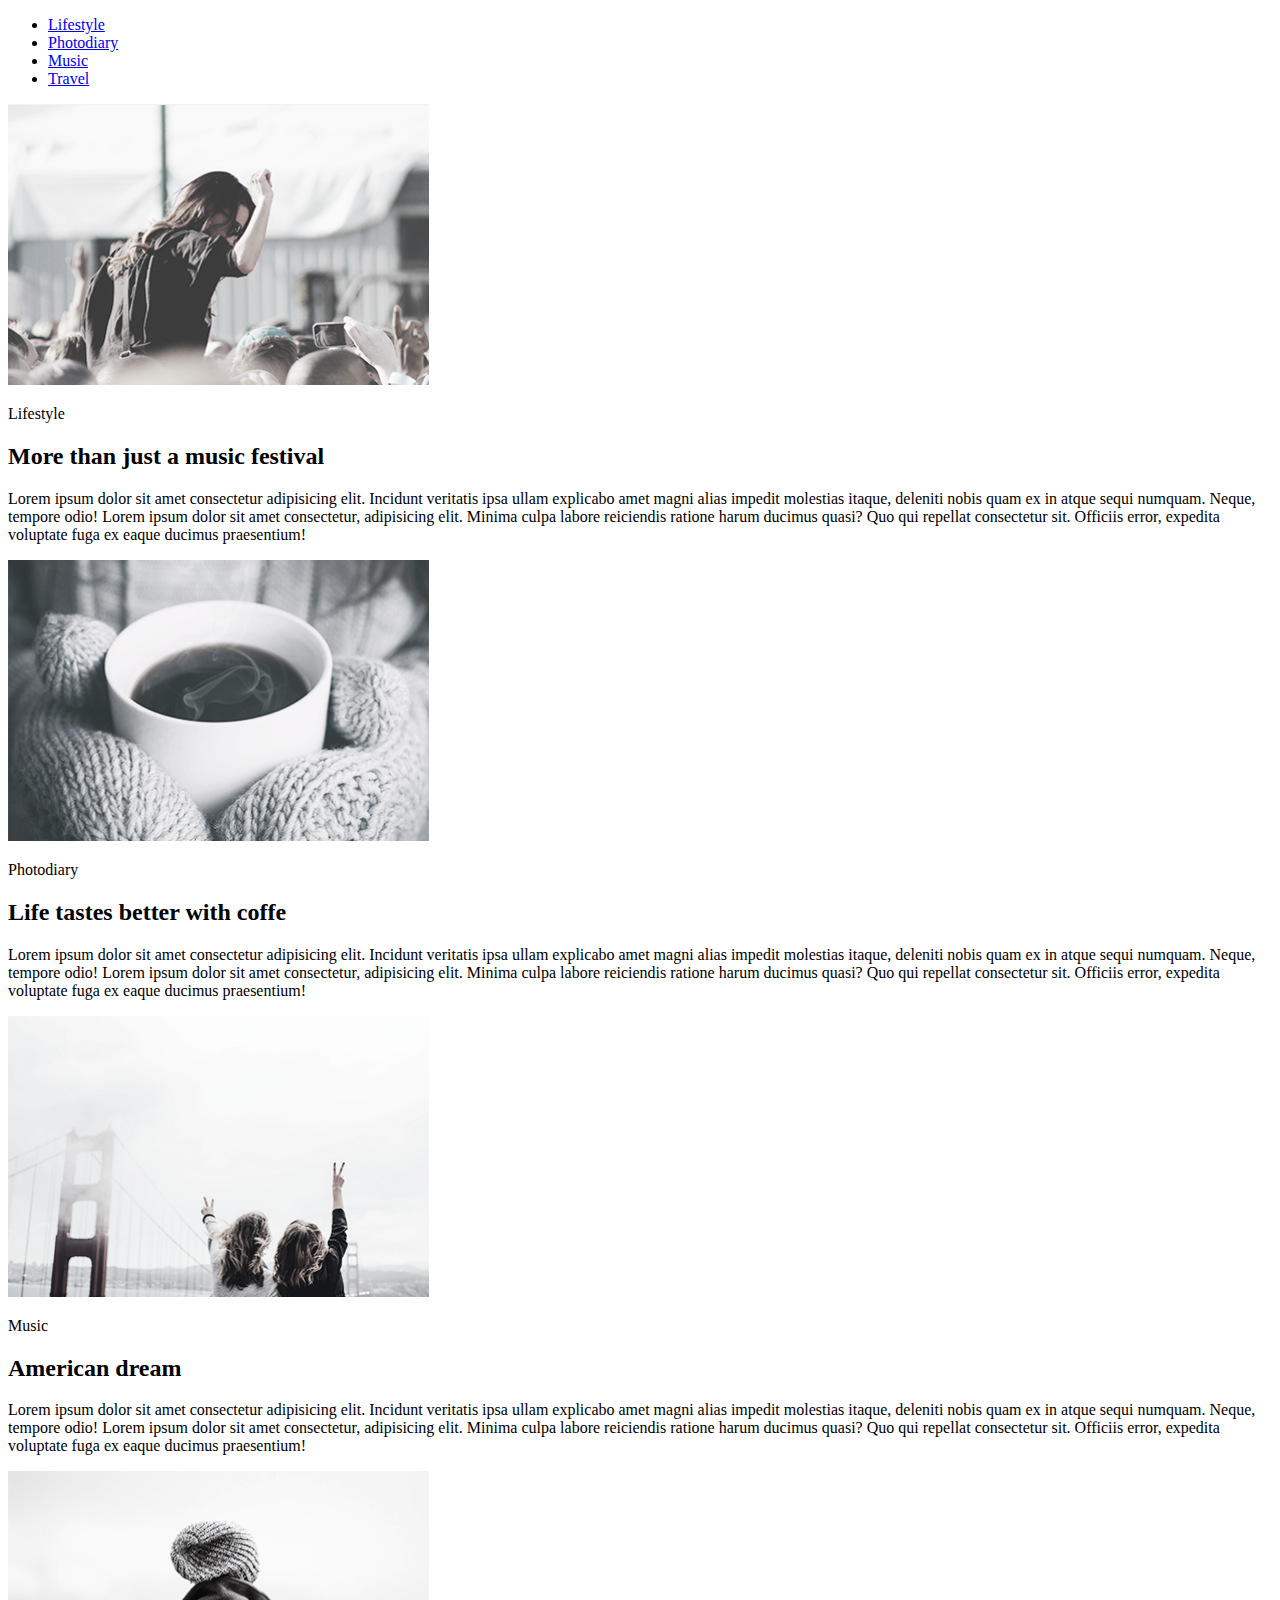
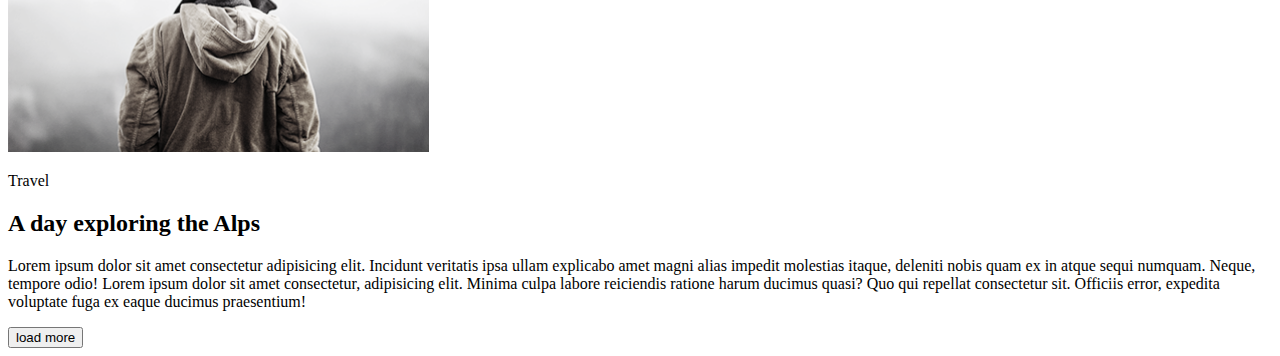
<file: html-css/module01-02.html/index.html>
<!DOCTYPE html>
<html lang="en">
<head>
    <meta charset="UTF-8">
    <meta name="viewport" content="width=device-width, initial-scale=1.0">
    <meta http-equiv="X-UA-Compatible" content="ie=edge">
    <title>Lifesstyle</title>
</head>
 <body>
    <header>
           <nav>
               <ul>
                   <li><a href="#Lifestyle">Lifestyle</a></li>
                   <li><a href="#Photodiary">Photodiary</a></li>
                   <li><a href="#music">Music</a></li>
                   <li><a href="#travel">Travel</a></li>
               </ul>
           </nav>
    </header>
  <main>
      <section>
            <article class="lifestyle">
                  <img src="images/Lifestyle.png" alt="Lifestyle" width="421" height="281">
                  <p>Lifestyle</p>
                  <h2>More than just a music festival</h2>
                  <p>Lorem ipsum dolor sit amet consectetur adipisicing elit. Incidunt veritatis ipsa ullam explicabo amet magni alias impedit molestias itaque, deleniti nobis quam ex in atque sequi numquam. Neque, tempore odio! Lorem ipsum dolor sit amet consectetur, adipisicing elit. Minima culpa labore reiciendis ratione harum ducimus quasi? Quo qui repellat consectetur sit. Officiis error, expedita voluptate fuga ex eaque ducimus praesentium!</p>
            </article>
                  <article class="photodiary">
                  <img src="images/Photodiary.png  " alt="Photodiary" width="421" height="281">
                  <p>Photodiary</p>
                  <h2>Life tastes better with coffe</h2>
                  <p>Lorem ipsum dolor sit amet consectetur adipisicing elit. Incidunt veritatis ipsa ullam explicabo amet magni alias impedit molestias itaque, deleniti nobis quam ex in atque sequi numquam. Neque, tempore odio! Lorem ipsum dolor sit amet consectetur, adipisicing elit. Minima culpa labore reiciendis ratione harum ducimus quasi? Quo qui repellat consectetur sit. Officiis error, expedita voluptate fuga ex eaque ducimus praesentium!</p>
            </article>
            <article class="music">
                  <img src="images/Music.png" alt="Music" width="421" height="281">
                  <p>Music</p>
                  <h2>American dream</h2>
                  <p>Lorem ipsum dolor sit amet consectetur adipisicing elit. Incidunt veritatis ipsa ullam explicabo amet magni alias impedit molestias itaque, deleniti nobis quam ex in atque sequi numquam. Neque, tempore odio! Lorem ipsum dolor sit amet consectetur, adipisicing elit. Minima culpa labore reiciendis ratione harum ducimus quasi? Quo qui repellat consectetur sit. Officiis error, expedita voluptate fuga ex eaque ducimus praesentium!</p>
            </article>
            <article class="travel">
                  <img src="images/Travel.png" alt="Travel" width="421" height="281">
                  <p>Travel</p>
                  <h2>A day exploring the Alps</h2>
                  <p>Lorem ipsum dolor sit amet consectetur adipisicing elit. Incidunt veritatis ipsa ullam explicabo amet magni alias impedit molestias itaque, deleniti nobis quam ex in atque sequi numquam. Neque, tempore odio! Lorem ipsum dolor sit amet consectetur, adipisicing elit. Minima culpa labore reiciendis ratione harum ducimus quasi? Quo qui repellat consectetur sit. Officiis error, expedita voluptate fuga ex eaque ducimus praesentium!</p>
            </article>
            <button>load more</button> 
      </section>
    </main>
 </body>
</html>
</file>
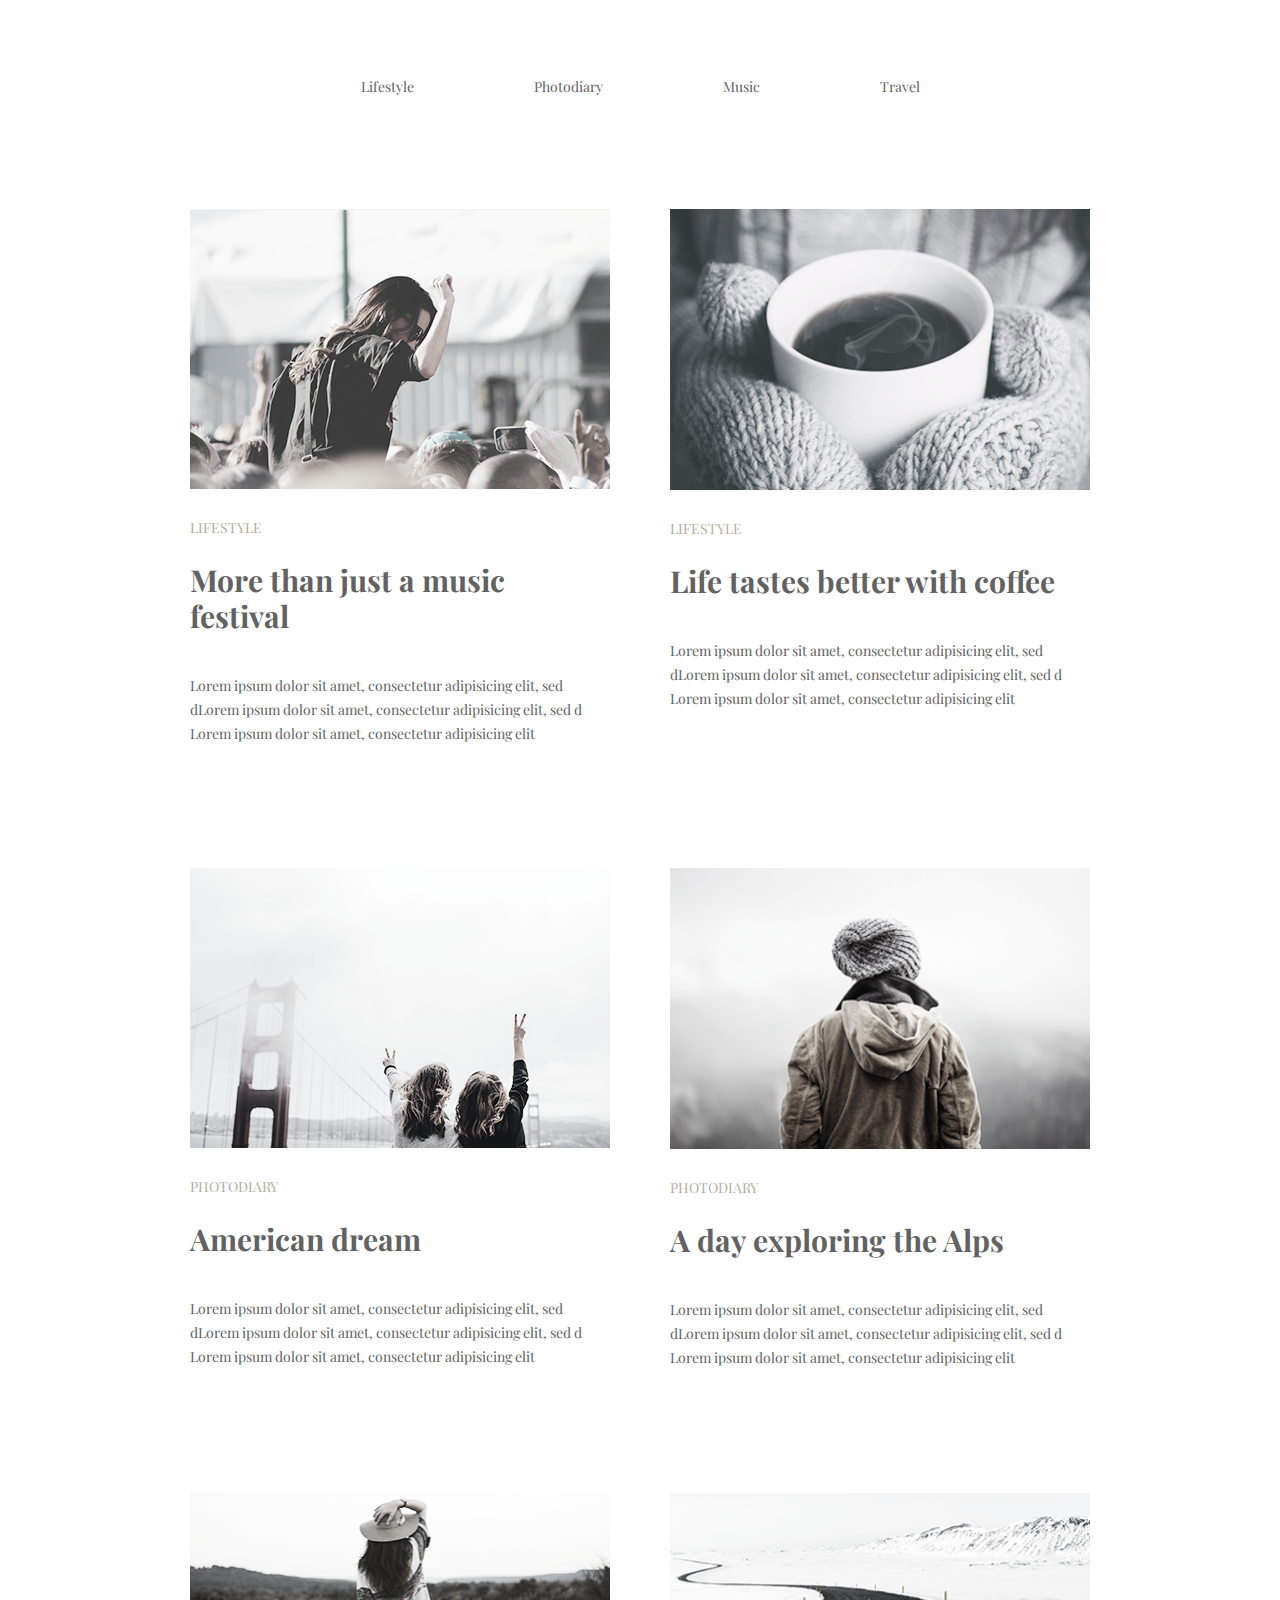
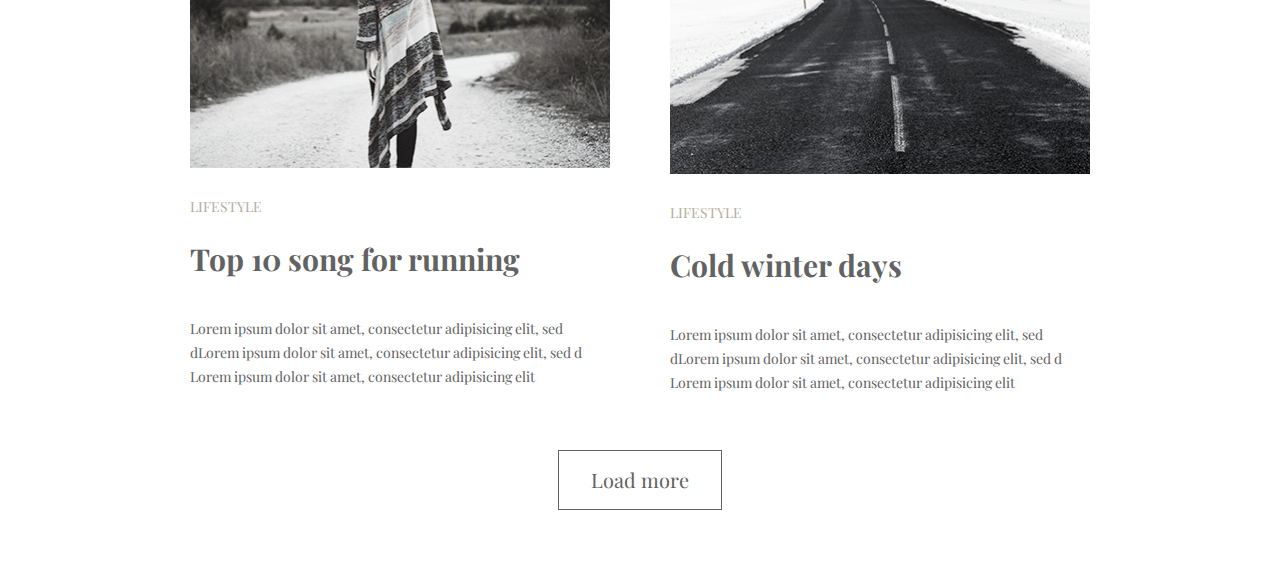
<file: html-css/module03/index.html>
<!DOCTYPE html>
<html lang="en">
<head>
    <meta charset="UTF-8">
    <meta name="viewport" content="width=device-width, initial-scale=1.0">
    <meta http-equiv="X-UA-Compatible" content="ie=edge">
    <link rel="stylesheet" href="css/normalize.css">
    <link href="https://fonts.googleapis.com/css?family=Playfair+Display:400,400i,500,500i,700,700i&display=swap" rel="stylesheet">
    <link rel="stylesheet" href="css/styles.css">
    <title>Homework-03</title>
</head>
<body>
    <h1 class="visually-hidden">Interisting page</h1>
    <header class="header container">
        <nav>
            <ul class="site-navigation">
                <li><a class="menu-link" href="#">Lifestyle</a></li>
                <li><a class="menu-link" href="#">Photodiary</a></li>
                <li><a class="menu-link" href="#">Music</a></li>
                <li><a class="menu-link" href="#">Travel</a></li>
            </ul>
        </nav>
    </header>
    <main class="container">
        <!-- Section articles list -->
            <section class="section">
                <ul class="articles-list">
                    <li class="list-item">
                        <img class="list-images" src="./images/Lifestyle.png" alt="Music festival" width="420" height="280">
                        <p class="rubric-name">LIFESTYLE</p>
                        <h2 class="articles-title">More than just a music festival</h2>
                        <p class="article-text">Lorem ipsum dolor sit amet, consectetur adipisicing elit, sed dLorem ipsum dolor sit amet, consectetur adipisicing elit, sed d Lorem ipsum dolor sit amet, consectetur adipisicing elit</p>
                    </li>
                    <li class="list-item">
                        <img class="list-images" src="./images/Lifestyle2.png" alt="Cup of hot coffee in hands" width="420" height="280">
                        <p class="rubric-name">LIFESTYLE</p>
                        <h2 class="articles-title">Life tastes better with coffee</h2>
                        <p class="article-text">Lorem ipsum dolor sit amet, consectetur adipisicing elit, sed dLorem ipsum dolor sit amet, consectetur adipisicing elit, sed d Lorem ipsum dolor sit amet, consectetur adipisicing elit</p>
                    </li>
                    <li class="list-item">
                        <img class="list-images" src="./images/Photodiary.png" alt="Two girls saw on the bridge" width="420" height="280">
                        <p class="rubric-name">PHOTODIARY</p>
                        <h2 class="articles-title">American dream</h2>
                        <p class="article-text">Lorem ipsum dolor sit amet, consectetur adipisicing elit, sed dLorem ipsum dolor sit amet, consectetur adipisicing elit, sed d Lorem ipsum dolor sit amet, consectetur adipisicing elit</p>
                    </li>
                    <li class="list-item">
                        <img class="list-images" src="./images/Photodiary2.png" alt="Man in a clouds" width="420" height="280">
                        <p class="rubric-name">PHOTODIARY</p>
                        <h2 class="articles-title">A day exploring the Alps</h2>
                        <p class="article-text">Lorem ipsum dolor sit amet, consectetur adipisicing elit, sed dLorem ipsum dolor sit amet, consectetur adipisicing elit, sed d Lorem ipsum dolor sit amet, consectetur adipisicing elit</p>
                    </li>
                    <li class="list-item">
                        <img class="list-images" src="./images/Travel.png" alt="Music festival" width="420" height="280">
                        <p class="rubric-name">LIFESTYLE</p>
                        <h2 class="articles-title">Top 10 song for running</h2>
                        <p class="article-text">Lorem ipsum dolor sit amet, consectetur adipisicing elit, sed dLorem ipsum dolor sit amet, consectetur adipisicing elit, sed d Lorem ipsum dolor sit amet, consectetur adipisicing elit</p>
                    </li>
                    <li class="list-item">
                        <img class="list-images" src="./images/Travel2.png" alt="Music festival" width="420" height="280">
                        <p class="rubric-name">LIFESTYLE</p>
                        <h2 class="articles-title">Cold winter days</h2>
                        <p class="article-text">Lorem ipsum dolor sit amet, consectetur adipisicing elit, sed dLorem ipsum dolor sit amet, consectetur adipisicing elit, sed d Lorem ipsum dolor sit amet, consectetur adipisicing elit</p>
                    </li> 
                </ul>
                <button class="button-load-more">Load more</button>
             </section>
    </main>
</body>
</html>
</file>
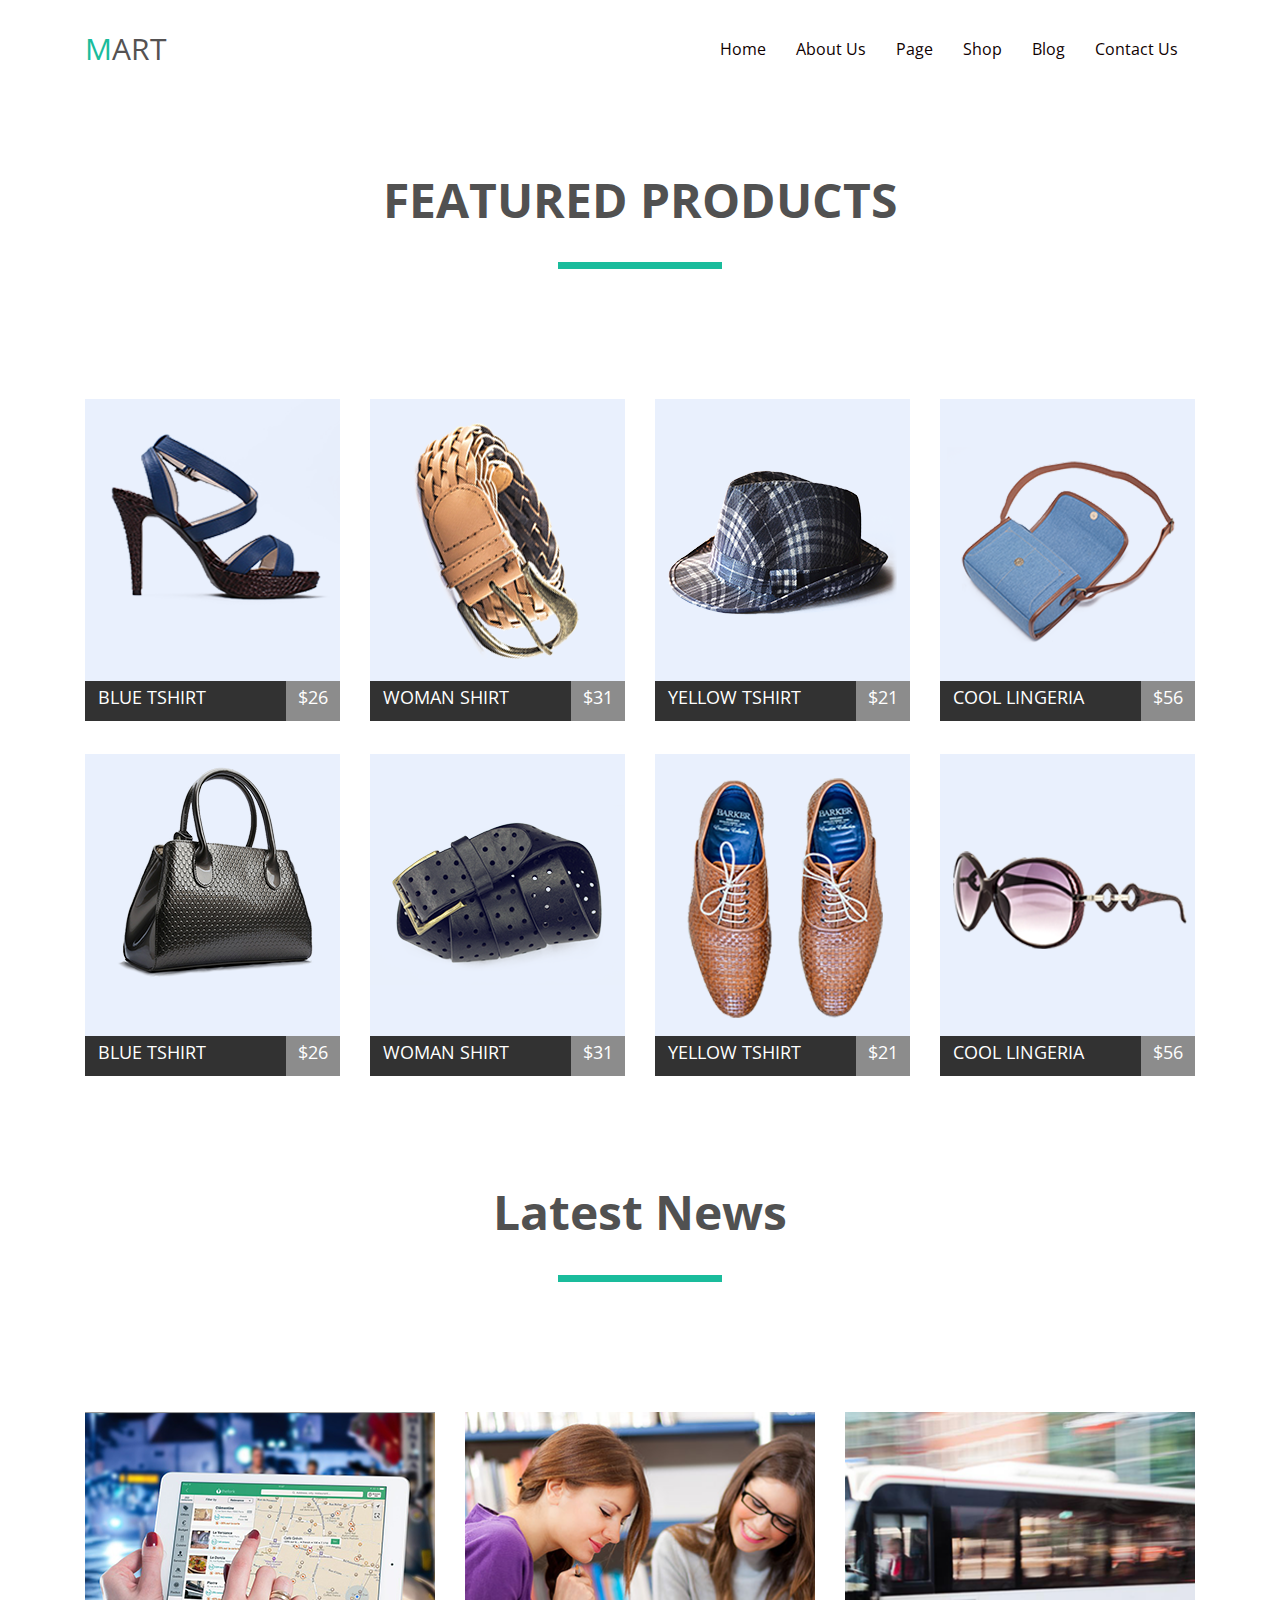
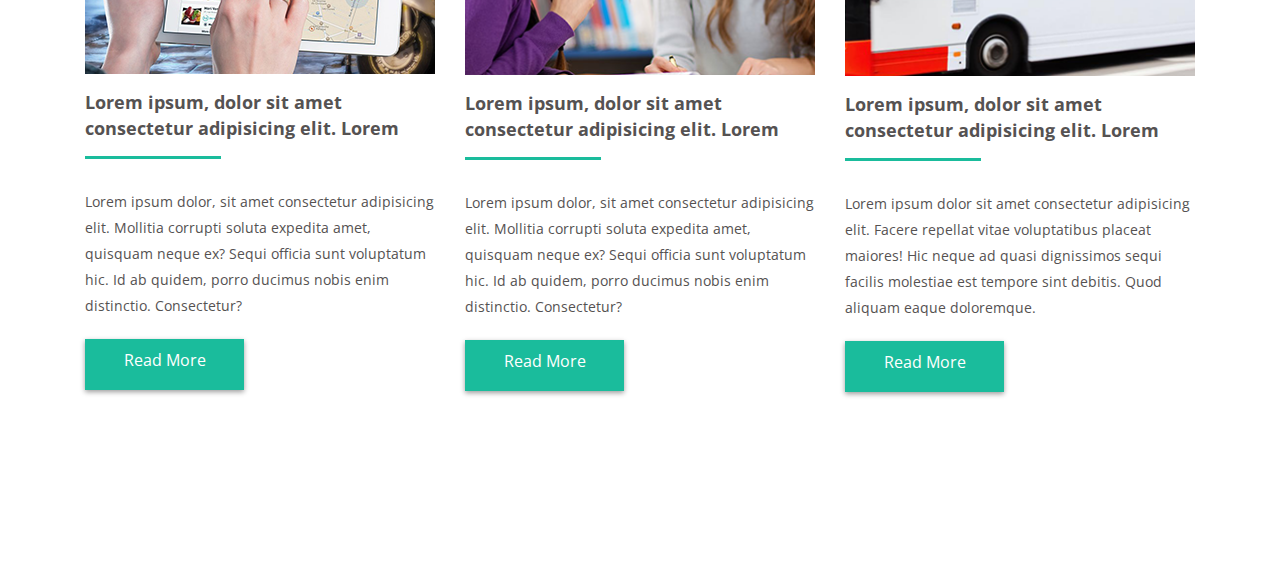
<file: html-css/module04/index.html>
<!DOCTYPE html>
<html lang="en">
<head>
    <meta charset="UTF-8">
    <meta name="viewport" content="width=device-width, initial-scale=1.0">
    <meta http-equiv="X-UA-Compatible" content="ie=edge">
    <link rel="stylesheet" href="CSS/normalize.css">
    <link href="https://fonts.googleapis.com/css?family=Open+Sans:700&display=swap" rel="stylesheet">
    <title>Homework04</title>
    <link rel="stylesheet" href="CSS/styles.css">
</head>
<body>
    <!-- <h1 class="visually-hidden">internet-shop</h1> -->
    <header class="header container">
        <nav class="navigation clearfix">
            <!-- <h1 class="logo">MART</h1> -->
            <a class="site-logo" href="#">MART</a>
            <ul class="site-navigation clearfix">
                <li class="main-menu-item">
                  <a href="#" class="main-menu-link">Home</a>
                </li>
                <li class="main-menu-item">
                    <a href="#" class="main-menu-link">About Us</a>
                </li>
                <li class="main-menu-item">
                    <a href="#" class="main-menu-link">Page</a>
                </li>
                <li class="main-menu-item">
                    <a href="#" class="main-menu-link">Shop</a>
                </li>
                <li class="main-menu-item">
                    <a href="#" class="main-menu-link">Blog</a>
                </li>
                <li class="main-menu-item">
                    <a href="#" class="main-menu-link">Contact Us</a>
                </li>
            </ul>
        </nav>
    </header>
    <main>
            <!-- Section prodacts -->
        <section class="section">
            <div class="container">
            <h2 class="section-title">FEATURED PRODUCTS</h2>
            <ul class="product-list clearfix">
                <li class="product-list-item">
                    <a class="product-link" href="#"><img class="product-img" src="./images/product1.png" alt="Blue Tshirt"></a>
                    <div class="product-bottom-block">
                        <p class="product-name">BLUE TSHIRT</p>
                        <p class="product-cost">$26</p>
                    </div>
                </li>
                <li class="product-list-item">
                    <a class="product-link" href="#"><img class="product-img" src="./images/product2.png" alt="WOMAN shirt"></a>
                        <div class="product-bottom-block">
                            <p class="product-name">WOMAN SHIRT</p>
                            <p class="product-cost">$31</p>
                        </div>
                </li>
                <li class="product-list-item">
                    <a class="product-link" href="#"><img class="product-img" src="./images/product3.png" alt="YELLOW Tshir"></a>
                        <div class="product-bottom-block">
                            <p class="product-name">YELLOW TSHIRT</p>
                            <p class="product-cost">$21</p>
                        </div>
                </li>
                <li class="product-list-item">
                    <a class="product-link" href="#"><img class="product-img" src="./images/product4.png" alt="Cool lingerie"></a>
                        <div class="product-bottom-block">
                            <p class="product-name">COOL LINGERIA</p>
                            <p class="product-cost">$56</p>
                        </div>
                </li>
                <li class="product-list-item">
                        <a class="product-link" href="#"><img class="product-img" src="./images/product5.png" alt="Blue Tshirt"></a>
                            <div class="product-bottom-block">
                                <p class="product-name">BLUE TSHIRT</p>
                                <p class="product-cost">$26</p>
                            </div>
                    </li>
                    <li class="product-list-item">
                        <a class="product-link" href="#"><img class="product-img" src="./images/product6.png" alt="WOMAN shirt"></a>
                            <div class="product-bottom-block">
                                <p class="product-name">WOMAN SHIRT</p>
                                <p class="product-cost">$31</p>
                            </div>
                    </li>
                    <li class="product-list-item">
                        <a class="product-link" href="#"><img class="product-img" src="./images/product7.png" alt="YELLOW Tshir"></a>
                            <div class="product-bottom-block">
                                <p class="product-name">YELLOW TSHIRT</p>
                                <p class="product-cost">$21</p>
                            </div>
                    </li>
                    <li class="product-list-item">
                        <a class="product-link" href="#"><img class="product-img" src="./images/product8.png" alt="Cool lingerie"></a>
                            <div class="product-bottom-block">
                                <p class="product-name">COOL LINGERIA</p>
                                <p class="product-cost">$56</p>
                            </div>
                    </li>
            </ul>
            </div>
        </section>
            <!-- Section news -->
        <section class="section">
            <div class="container">
            <h2 class="section-title">Latest News</h2>
            <ul class="news-list clearfix">
                <li class="news-list-item">
                    <img class="news-images" src="images/ipad-map.png" alt="Ipad Map" width="350" height="262">
                    <h3 class="articles-title">Lorem ipsum, dolor sit amet consectetur adipisicing elit. Lorem </h3>
                    <p class="news-text">Lorem ipsum dolor, sit amet consectetur adipisicing elit. Mollitia corrupti soluta expedita amet, quisquam neque ex? Sequi officia sunt voluptatum hic. Id ab quidem, porro ducimus nobis enim distinctio. Consectetur?</p>
                    <a class="link-read-more" href="#">Read More</a>
                </li>
                <li class="news-list-item">
                    <img class="news-images" src="images/girls.png" alt="Girls" width="350" height="262">
                    <h3 class="articles-title">Lorem ipsum, dolor sit amet consectetur adipisicing elit. Lorem </h3>
                    <p class="news-text">Lorem ipsum dolor, sit amet consectetur adipisicing elit. Mollitia corrupti soluta expedita amet, quisquam neque ex? Sequi officia sunt voluptatum hic. Id ab quidem, porro ducimus nobis enim distinctio. Consectetur?</p>
                    <a class="link-read-more" href="#">Read More</a>
                </li>
                <li class="news-list-item">
                    <img class="news-images" src="images/bus.png" alt="Bus" width="350" height="262">
                    <h3 class="articles-title">Lorem ipsum, dolor sit amet consectetur adipisicing elit. Lorem </h3>
                    <p class="news-text">Lorem ipsum dolor sit amet consectetur adipisicing elit. Facere repellat vitae voluptatibus placeat maiores! Hic neque ad quasi dignissimos sequi facilis molestiae est tempore sint debitis. Quod aliquam eaque doloremque.</p>
                    <a class="link-read-more" href="#">Read More</a>
                </li>
            </ul>
            </div>
        </section>
    </main> 
</body>
</html>
</file>
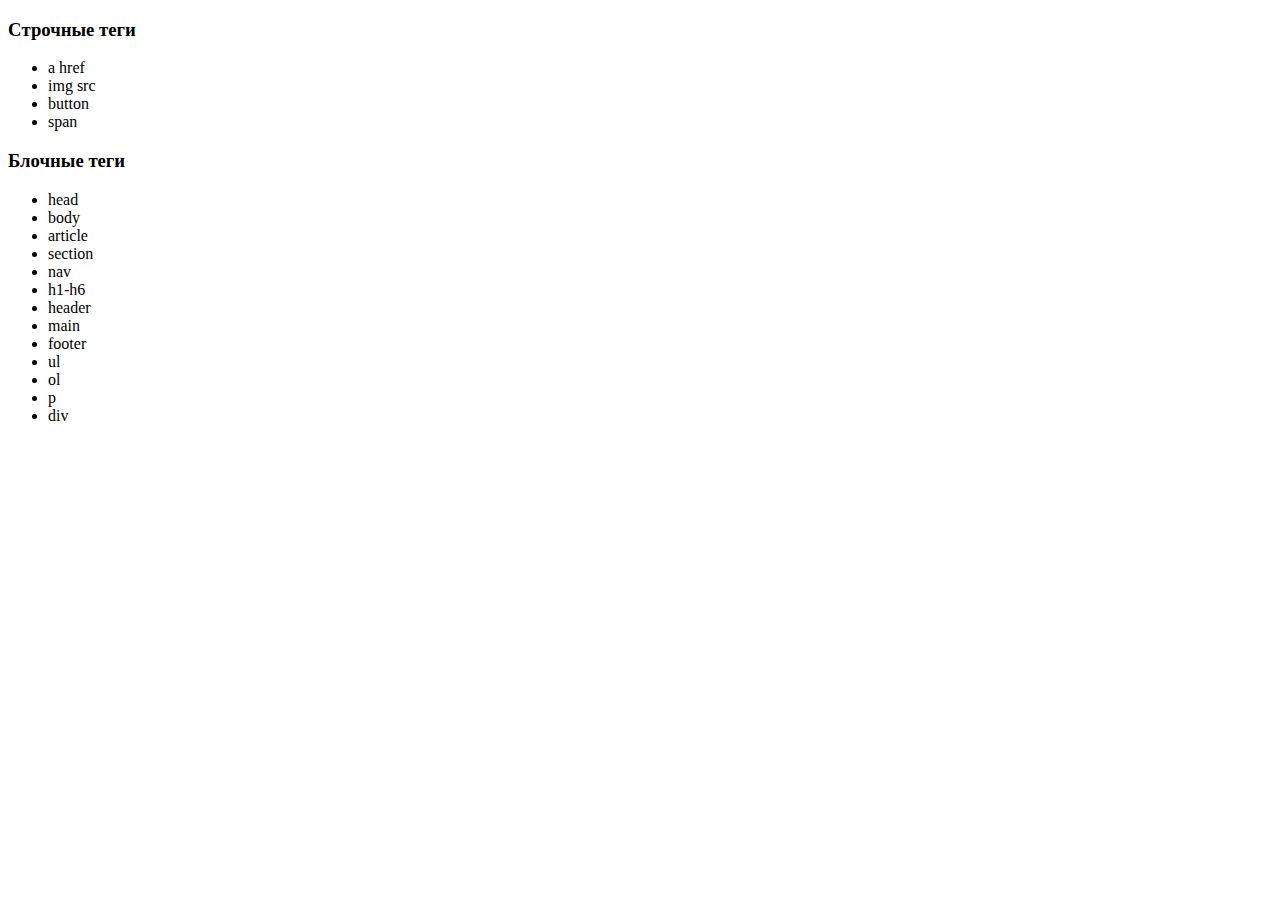
<file: html-css/module01-02.html/Homework01-2.html>
<!DOCTYPE html>
<html lang="en">
<head>
    <meta charset="UTF-8">
    <meta name="viewport" content="width=device-width, initial-scale=1.0">
    <meta http-equiv="X-UA-Compatible" content="ie=edge">
    <title>Cтрочныe и блочные теги</title>
</head>
<body>
    <section>
        <h3>Cтрочныe теги</h3>
        <ul>
            <li>a href</li>
            <li>img src</li>
            <li>button</li>
            <li>span</li>
        </ul>
        <h3>Блочные теги</h3>
        <ul>
            <li>head</li>
            <li>body</li>
            <li>article</li>
            <li>section</li>
            <li>nav</li>
            <li>h1-h6</li>
            <li>header</li>
            <li>main</li>
            <li>footer</li>
            <li>ul</li>
            <li>ol</li>
            <li>p</li>
            <li>div</li>

        </ul>
    </section>
</body>
</html>
</file>
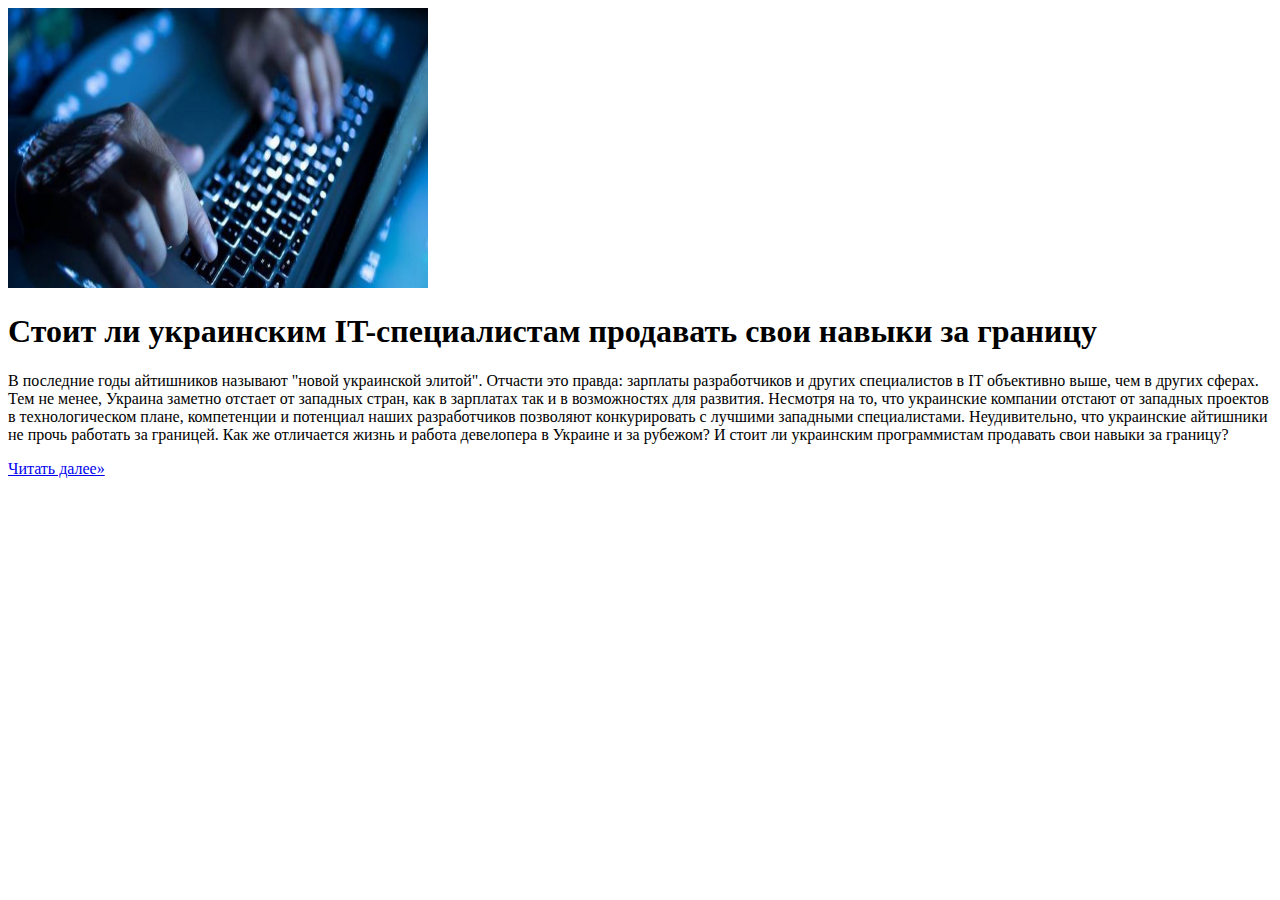
<file: html-css/module01-02.html/Homework01-3.html>
<!DOCTYPE html>
<html lang="en">
<head>
    <meta charset="UTF-8">
    <meta name="viewport" content="width=device-width, initial-scale=1.0">
    <meta http-equiv="X-UA-Compatible" content="ie=edge">
    <title>IT in Ukraine</title>

</head>
<body>
    <main>
        <section>
            <img src="images/IT.png" alt="IT in Ukraine" width="420" height="280">
            <h1>Стоит ли украинским IT-специалистам продавать свои навыки за границу</h1>
            <p>В последние годы айтишников называют "новой украинской элитой". Отчасти это правда: зарплаты разработчиков и других специалистов в IT объективно выше, чем в других сферах. Тем не менее, Украина заметно отстает от западных стран, как в зарплатах так и в возможностях для развития. Несмотря на то, что украинские компании отстают от западных проектов в технологическом плане, компетенции и потенциал наших разработчиков  позволяют конкурировать с лучшими западными специалистами. Неудивительно, что украинские айтишники не прочь работать за границей. 
                Как же отличается жизнь и работа девелопера в Украине и за рубежом? И стоит ли украинским программистам продавать свои навыки за границу? 
            </p>
            <a href="#">Читать далее»</a>      
        </section>
    </main>
</body>
</html>
</file>
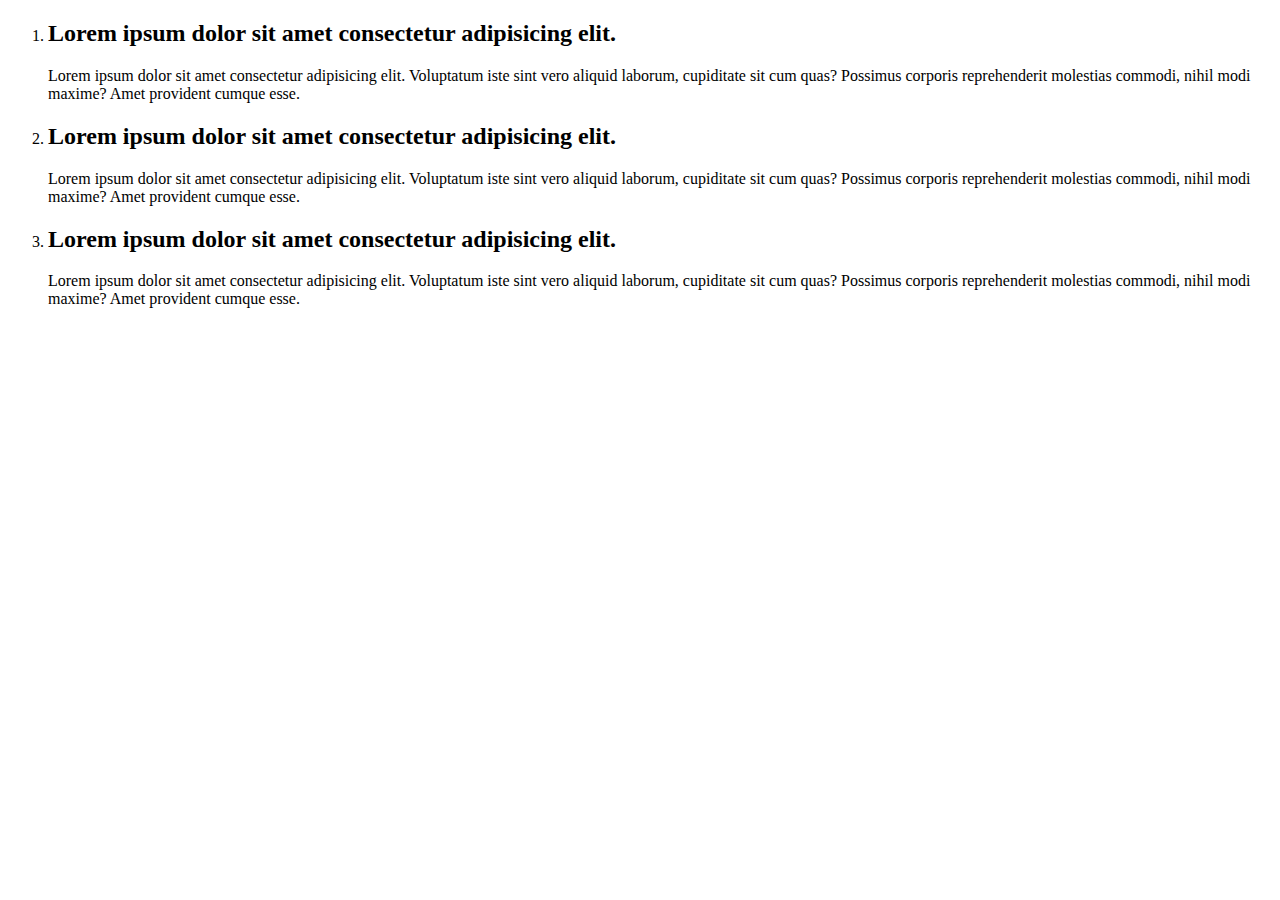
<file: html-css/module01-02.html/Homework01-4.html>
<!DOCTYPE html>
<html lang="en">
<head>
    <meta charset="UTF-8">
    <meta name="viewport" content="width=device-width, initial-scale=1.0">
    <meta http-equiv="X-UA-Compatible" content="ie=edge">
    <title>Нумерованный список</title>
</head>
<body>
    <section>
        <ol>
            <li>
                <h2>Lorem ipsum dolor sit amet consectetur adipisicing elit.</h2>
                <p>Lorem ipsum dolor sit amet consectetur adipisicing elit. Voluptatum iste sint vero aliquid laborum, cupiditate sit cum quas? Possimus corporis reprehenderit molestias commodi, nihil modi maxime? Amet provident cumque esse.</p>
            </li>
            <li>
                <h2>Lorem ipsum dolor sit amet consectetur adipisicing elit.</h2>
                <p>Lorem ipsum dolor sit amet consectetur adipisicing elit. Voluptatum iste sint vero aliquid laborum, cupiditate sit cum quas? Possimus corporis reprehenderit molestias commodi, nihil modi maxime? Amet provident cumque esse.</p></li>
            <li>
                <h2>Lorem ipsum dolor sit amet consectetur adipisicing elit.</h2>
                <p>Lorem ipsum dolor sit amet consectetur adipisicing elit. Voluptatum iste sint vero aliquid laborum, cupiditate sit cum quas? Possimus corporis reprehenderit molestias commodi, nihil modi maxime? Amet provident cumque esse.</p></li>
        </ol>
    </section>
</body>
</html>
</file>
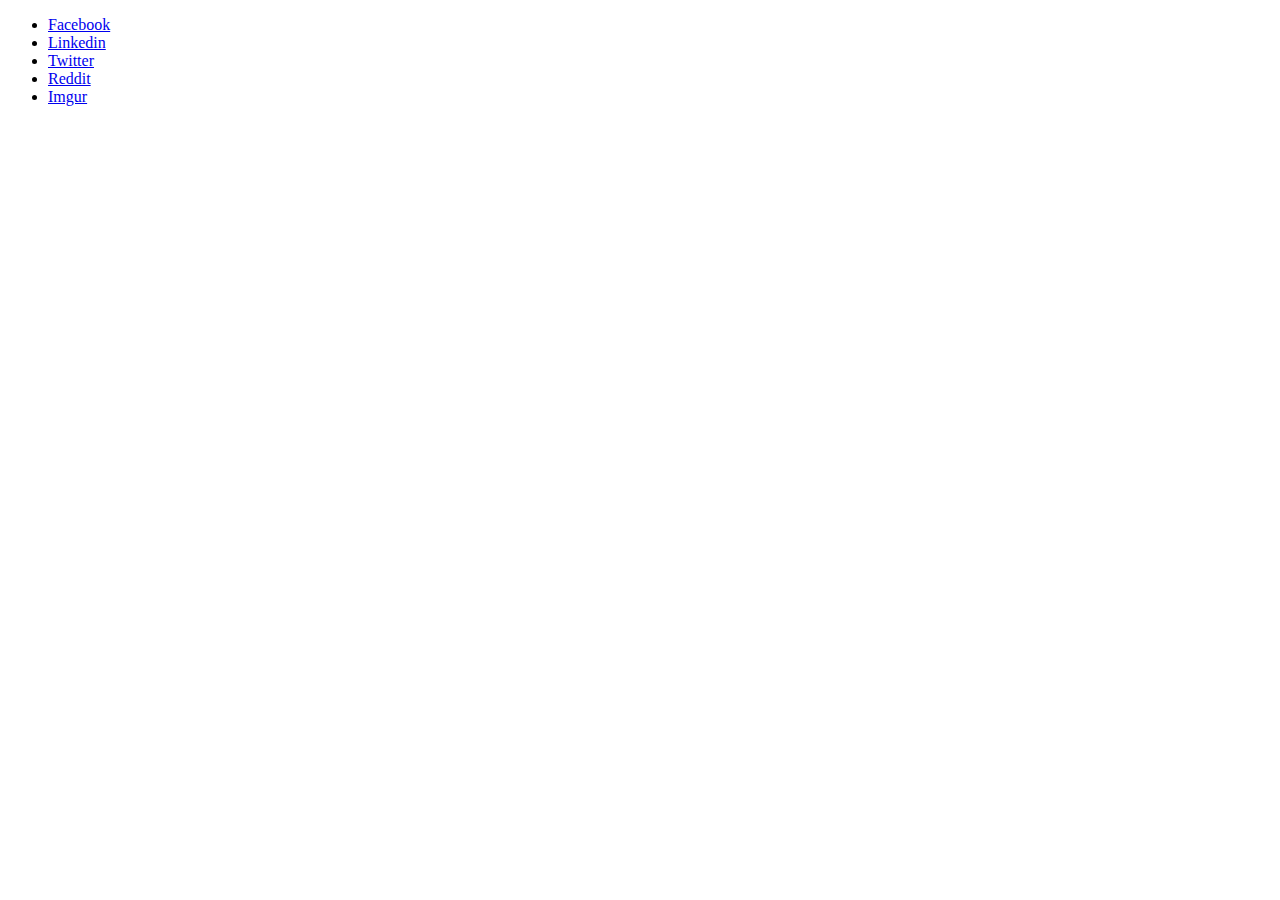
<file: html-css/module01-02.html/Homework01-5.html>
<!DOCTYPE html>
<html lang="en">
<head>
    <meta charset="UTF-8">
    <meta name="viewport" content="width=device-width, initial-scale=1.0">
    <meta http-equiv="X-UA-Compatible" content="ie=edge">
    <title>Соцсети</title>
</head>
<body>
    <section>
        <ul>
            <li><a href="https://www.facebook.com/" target="_blank">Facebook</a></li>
            <li><a href="https://www.linkedin.com/" target="_blank">Linkedin</a></li>
            <li><a href="https://twitter.com/" target="_blank">Twitter</a></li>
            <li><a href="https://www.reddit.com/" target="_blank">Reddit</a></li>
            <li><a href="https://imgur.com/" target="_blank">Imgur</a></li>
        </ul>
    </section>
</body>
</html>
</file>
<file: html-css/module03/css/styles.css>
html {
    box-sizing: border-box;
}
*,
*::before,
*::after {
    box-sizing: inherit;
}
body {
    font-family: 'Playfair Display', 'Arial', sans-serif;
    color: #626262;
    font-weight: 400;
    font-size: 14px;
    line-height: 24px;
}
img {
    display: block;
    max-width: 100%;
    height: auto;
}
.container {
    width: 900px;
    /* background: lawngreen; */
    margin: 0 auto;
}
/* Section navigation */
.header {
    text-align: center;
}
.site-navigation {
    display: inline-block;
    margin: 0px;
    padding: 0px;
    font-size: 0;
}
.site-navigation li:not(:last-child) {
    margin-right: 120px;
}
.site-navigation li {
    display: inline-block;
}
a {
    display: block;
    font-size: 14px;
}
.header {
    padding: 75px 0px 105px;
}
.menu-link {
    color:#626262;
    text-decoration: none;
    line-height: 24px;
}
.site-navigation a:hover,
.site-navigation a:focus {
    color: #03a9f4;
}
/* Section articles list */
.articles-list {
    list-style: none;
    margin: 0;
    padding: 0;
    font-size: 0;
    padding-bottom: 55px;
}
.list-item {
    width: 420px;
    display: inline-block;
    margin: 0;
    margin-right: 60px;
    margin-bottom: 122px;
    vertical-align: top;
}
.list-item:nth-child(2n) {
    margin-right: 0;
}
.list-item:nth-last-child(-n + 2) {
    margin-bottom: 0;
}
.list-images {
    margin: 0;
    margin-bottom: 30px;
}
.rubric-name {
    font-size: 14px;
    color: #b4ad9e;
    line-height: 17px;
    margin: 0;
    margin-bottom: 26px;
}
.articles-title {
    color: #626262;
    font-size: 30px;
    line-height:36px;
    margin: 0;
    margin-bottom: 40px;
}
.article-text {
    margin: 0;
    font-size: 14px;
}
.section {
    padding-bottom: 70px;
}
.button-load-more {
    font-size: 20px;
    line-height: 24px;
    display: block;
    margin: auto;
    margin-top: 0;
    background: transparent;
    border-width: 1px;
    border-color: #626262;
    border-style: solid;
    width: 164px;
    height: 60px;
    color: #626262;
    line-height: 1.2;
}
.button-load-more:hover {
    color: #03a9f4;
}
.visually-hidden { 
    position: absolute !important;
    height: 1px; 
    width: 1px;
    overflow: hidden;
    clip: rect(1px, 1px, 1px, 1px); /* IE6, IE7 */
    clip: rect(1px, 1px, 1px, 1px);
    white-space: nowrap; /* added line */
}
</file>
<file: html-css/module04/CSS/styles.css>
html {
    box-sizing: border-box;
}
*,
*::before,
*::after {
    box-sizing: inherit;
}
body {
    font-family: 'Open Sans', sans-serif;
    margin: 0;
}
img {
    display: block;
    max-width: 100%;
    height: auto;
}
.clearfix::after {
    display: table;
    content: "";
    clear: both;
}
.container {
    width: 1110px;
    margin: auto;
}
/* Section navigation */
.navigation {
    margin: 0 auto;
}
.header {
    padding-top: 32px;
    padding-bottom: 105px;
}
.site-logo {
    display: block;
    margin: 0;
    padding: 0;
    text-decoration: none;
    font-size: 30px;
    color: #555252;
    float: left;
}
.site-logo:first-letter {
    color: #1abc9c;
  }
.site-navigation {
    width: 475px;
    margin: 0;
    padding: 0;
    padding-top: 8px;
    list-style: none;
}
.site-navigation {
    float: right;
}
.site-navigation li {
    display: block;
    float: left;
}
.site-navigation li:not(:last-child) {
    margin-right: 30px;
}
.site-navigation a {
    display: block;
    text-decoration: none;
    color: #0f0101;
}
.site-navigation a:hover,
.site-navigation a:focus {
    color: #1abc9c;
}

/* <!-- Section prodacts --> */
.section {
    padding-bottom: 105px;
}
.section-title {
    margin: 0;
    padding: 0;
    text-align: center;
    font-size: 48px;
    color: #515151;
    list-style: none;
    margin-bottom: 130px;
}
.section-title::after {
    display: block;
    margin: auto;
    padding: 0;
    margin-top: 35px;
    content: "";
    width: 164px;
    height: 7px;
    background: #1abc9c;
}
.product-list {
    margin: 0;
    padding: 0;
}
.product-link {
    display: block;
    width: 255px;
    height: 282px;
    margin: 0 auto;
}
.product-list-item:hover 
.product-name 
{
    background-color: #1abc9c;
}
.product-list-item:hover 
.product-cost {
    background-color: #7fd9c7;
}
.product-list-item {
    display: block;
    margin: 0;
    padding: 0;
    margin-right: 30px;
    margin-bottom: 30px;
    width: 255px;
    height: auto;
    float: left;
    list-style: none;
}
.product-bottom-block {
    display: inline-block;
    margin: 0;
    padding: 0;
}
.product-name {
    width: 201px;
    height: 40px;
    background: #323232;
    margin: 0;
    padding: 0;
    padding-top: 6px;
    font-size: 18px;
    color: #ffffff;
    float: left;
    padding-left: 13px;
}
.product-cost {
    width: 54px;
    height: 40px;
    background: #8c8c8c;
    margin: 0;
    padding: 0;
    padding-top: 6px;
    font-size: 18px;
    color: #ffffff;
    float: right;
    text-align: center;
}

.product-list-item:nth-child(4n) {
    margin-right: 0;
}
.product-list-item:nth-last-child(-n + 4) {
    margin-bottom: 0;
}

/* <!-- Section news --> */
.news-list {
    margin: 0;
    padding: 0;
    list-style: none;
    padding-bottom: 80px;
    font-size: 0;
}
.news-list-item {
    width: 350px;
    margin: 0;
    padding: 0;
    margin-right: 30px;
}
.news-list-item:nth-child(3n) {
    margin-right: 0;
    }
.news-list-item {
    float: left;
}
.news-images {
    margin: 0;
    padding: 0;
    list-style: none;
    margin-bottom: 15px;
}
.articles-title {
    font-size: 18px;
    line-height: 26px;
    color: #555252;
    margin: 0;
    padding: 0;
    margin-bottom: 30px;
}
.articles-title::after {
    display: block;
    padding: 0;
    margin-top: 15px;
    content: "";
    width: 136px;
    height: 3px;
    background: #1abc9c;
}
.news-text {
    font-size: 14px;
    line-height: 26px;
    color: #555252;
    margin: 0;
    padding: 0;
    margin-bottom: 20px;
}
.link-read-more {
    display: block;
    margin: 0;
    padding: 0;
    padding-top: 12px;
    width: 159px;
    height: 51px;
    background: #1abc9c;
    font-size: 16px;
    color: #ffffff;
    text-align: center;
    text-decoration: none;
    box-shadow: 0px 2px 5px 0px rgba(0, 0, 0, 0.39);
}

.link-read-more:hover,
.link-read-more:focus {
    opacity: 35%;
}
</file>
